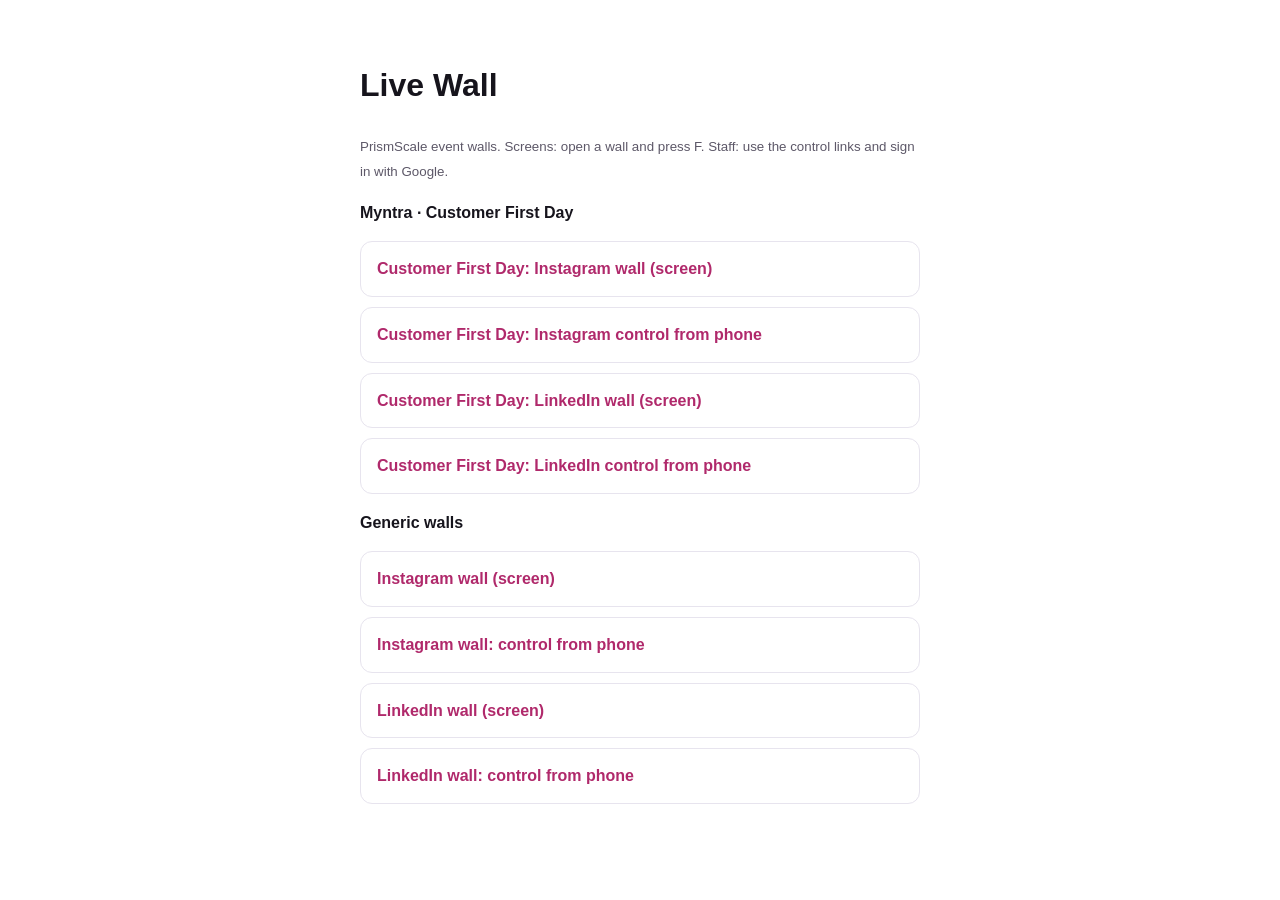
<file: index.html>
<!doctype html><html lang="en"><head><meta charset="utf-8">
<meta name="robots" content="noindex,nofollow,noarchive"><meta name="viewport" content="width=device-width, initial-scale=1">
<title>Live Wall</title><style>body{font:16px/1.6 -apple-system,Segoe UI,Inter,sans-serif;max-width:560px;margin:60px auto;padding:0 20px;color:#16141c}
a{display:block;padding:14px 16px;margin:10px 0;border:1px solid #e7e4ee;border-radius:12px;color:#b0296b;text-decoration:none;font-weight:600}
small{color:#5d5868}</style></head><body><h1>Live Wall</h1>
<p><small>PrismScale event walls. Screens: open a wall and press F. Staff: use the control links and sign in with Google.</small></p>
<p><b>Myntra · Customer First Day</b></p>
<a href="myntra-cfd/instagram/">Customer First Day: Instagram wall (screen)</a>
<a href="myntra-cfd/instagram/?admin=1">Customer First Day: Instagram control from phone</a>
<a href="myntra-cfd/linkedin/">Customer First Day: LinkedIn wall (screen)</a>
<a href="myntra-cfd/linkedin/?admin=1">Customer First Day: LinkedIn control from phone</a>
<p><b>Generic walls</b></p>
<a href="instagram-wall/?wall=default">Instagram wall (screen)</a>
<a href="instagram-wall/?wall=default&admin=1">Instagram wall: control from phone</a>
<a href="linkedin-wall/">LinkedIn wall (screen)</a>
<a href="linkedin-wall/?admin=1">LinkedIn wall: control from phone</a>
</body></html>
</file>
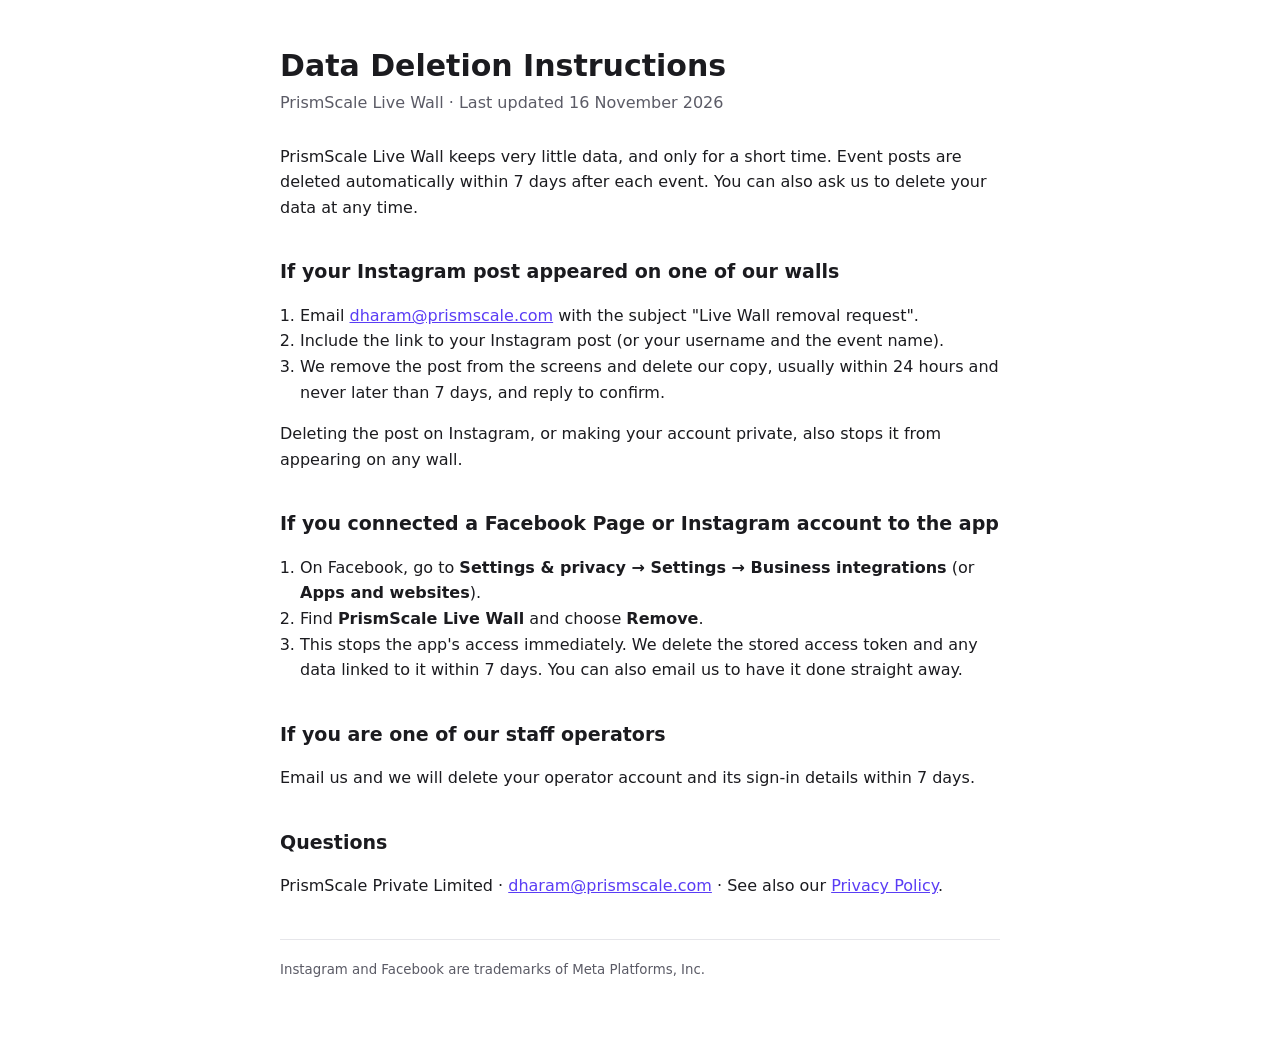
<file: legal/data-deletion.html>
<!doctype html>
<html lang="en"><head><meta charset="utf-8"><meta name="viewport" content="width=device-width,initial-scale=1">
<title>Data Deletion · PrismScale Live Wall</title>
<style>
:root{--ink:#1b1b1f;--soft:#5b5b66;--line:#e6e6ea;--bg:#fff;--accent:#5a3df5}
@media(prefers-color-scheme:dark){:root{--ink:#ececf1;--soft:#a3a3ad;--line:#2c2c33;--bg:#121216;--accent:#9d8cff}}
body{margin:0;background:var(--bg);color:var(--ink);font:16px/1.6 system-ui,-apple-system,"Segoe UI",sans-serif}
main{max-width:720px;margin:0 auto;padding:48px 16px 80px}
h1{font-size:30px;line-height:1.2;margin:0 0 6px}h2{font-size:19px;margin:36px 0 8px}
.meta{color:var(--soft);margin:0 0 28px}a{color:var(--accent)}ol,ul{padding-left:20px}
hr{border:0;border-top:1px solid var(--line);margin:40px 0 16px}small{color:var(--soft)}
</style></head><body><main>
<h1>Data Deletion Instructions</h1>
<p class="meta">PrismScale Live Wall · Last updated 16 November 2026</p>

<p>PrismScale Live Wall keeps very little data, and only for a short time. Event posts are deleted automatically within 7 days after each event. You can also ask us to delete your data at any time.</p>

<h2>If your Instagram post appeared on one of our walls</h2>
<ol>
<li>Email <a href="mailto:dharam@prismscale.com?subject=Live%20Wall%20removal%20request">dharam@prismscale.com</a> with the subject "Live Wall removal request".</li>
<li>Include the link to your Instagram post (or your username and the event name).</li>
<li>We remove the post from the screens and delete our copy, usually within 24 hours and never later than 7 days, and reply to confirm.</li>
</ol>
<p>Deleting the post on Instagram, or making your account private, also stops it from appearing on any wall.</p>

<h2>If you connected a Facebook Page or Instagram account to the app</h2>
<ol>
<li>On Facebook, go to <b>Settings &amp; privacy → Settings → Business integrations</b> (or <b>Apps and websites</b>).</li>
<li>Find <b>PrismScale Live Wall</b> and choose <b>Remove</b>.</li>
<li>This stops the app's access immediately. We delete the stored access token and any data linked to it within 7 days. You can also email us to have it done straight away.</li>
</ol>

<h2>If you are one of our staff operators</h2>
<p>Email us and we will delete your operator account and its sign-in details within 7 days.</p>

<h2>Questions</h2>
<p>PrismScale Private Limited · <a href="mailto:dharam@prismscale.com">dharam@prismscale.com</a> · See also our <a href="privacy.html">Privacy Policy</a>.</p>

<hr><small>Instagram and Facebook are trademarks of Meta Platforms, Inc.</small>
</main></body></html>
</file>
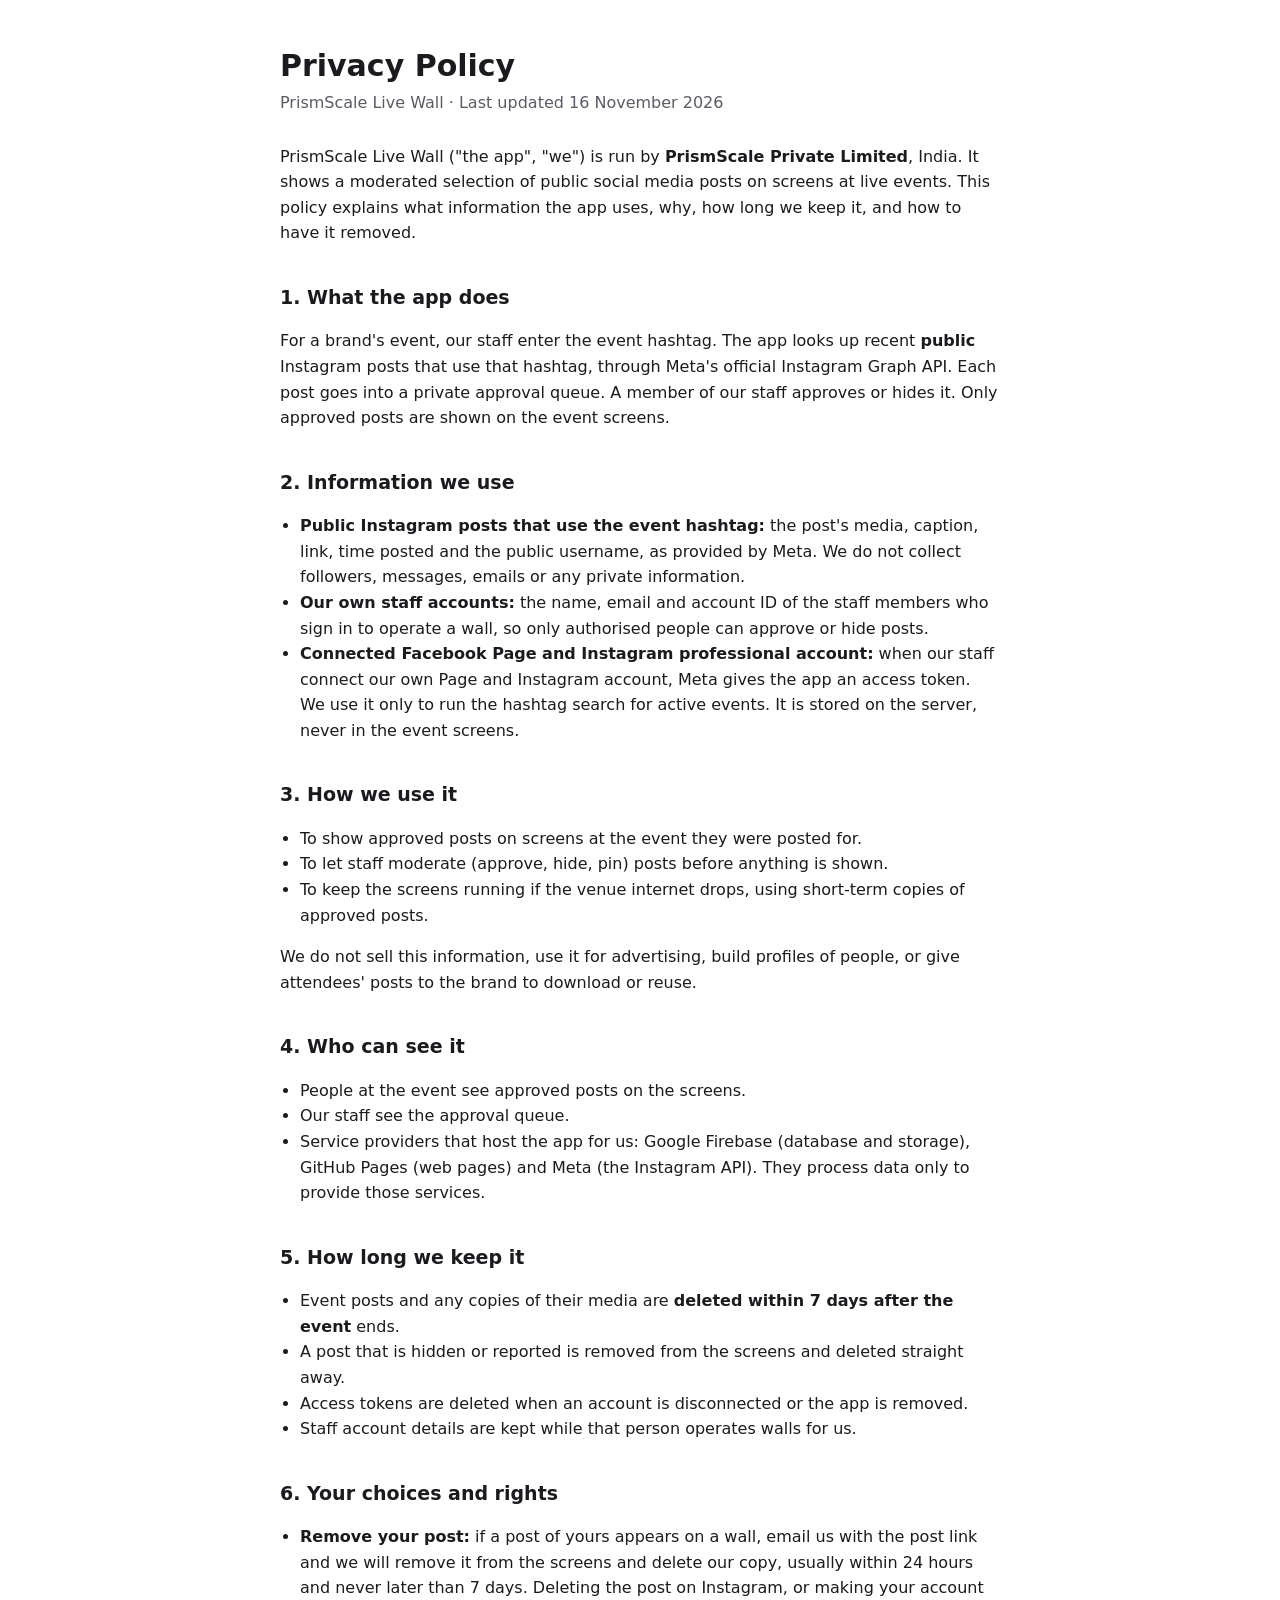
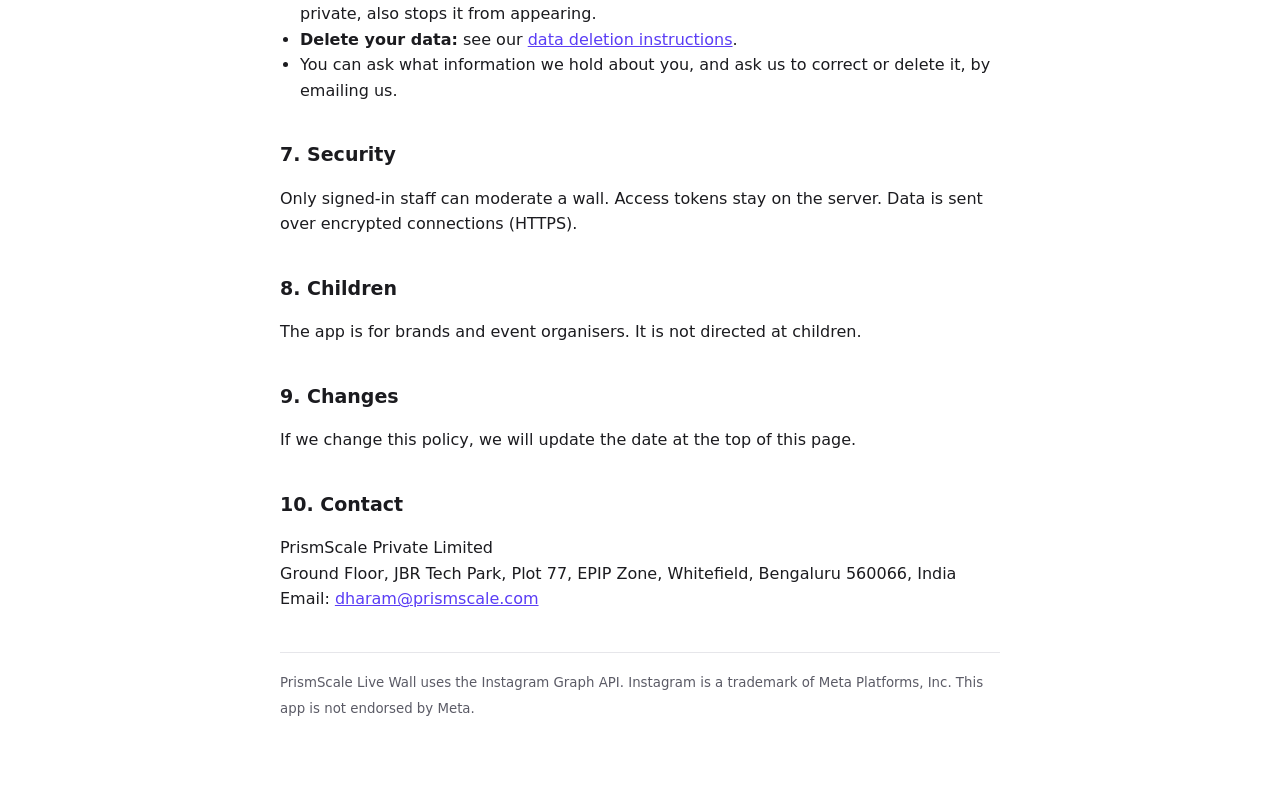
<file: legal/privacy.html>
<!doctype html>
<html lang="en"><head><meta charset="utf-8"><meta name="viewport" content="width=device-width,initial-scale=1">
<title>Privacy Policy · PrismScale Live Wall</title>
<style>
:root{--ink:#1b1b1f;--soft:#5b5b66;--line:#e6e6ea;--bg:#fff;--accent:#5a3df5}
@media(prefers-color-scheme:dark){:root{--ink:#ececf1;--soft:#a3a3ad;--line:#2c2c33;--bg:#121216;--accent:#9d8cff}}
body{margin:0;background:var(--bg);color:var(--ink);font:16px/1.6 system-ui,-apple-system,"Segoe UI",sans-serif}
main{max-width:720px;margin:0 auto;padding:48px 16px 80px}
h1{font-size:30px;line-height:1.2;margin:0 0 6px}h2{font-size:19px;margin:36px 0 8px}
p,li{color:var(--ink)}.meta{color:var(--soft);margin:0 0 28px}a{color:var(--accent)}
ul{padding-left:20px}hr{border:0;border-top:1px solid var(--line);margin:40px 0 16px}small{color:var(--soft)}
</style></head><body><main>
<h1>Privacy Policy</h1>
<p class="meta">PrismScale Live Wall · Last updated 16 November 2026</p>

<p>PrismScale Live Wall ("the app", "we") is run by <b>PrismScale Private Limited</b>, India. It shows a moderated selection of public social media posts on screens at live events. This policy explains what information the app uses, why, how long we keep it, and how to have it removed.</p>

<h2>1. What the app does</h2>
<p>For a brand's event, our staff enter the event hashtag. The app looks up recent <b>public</b> Instagram posts that use that hashtag, through Meta's official Instagram Graph API. Each post goes into a private approval queue. A member of our staff approves or hides it. Only approved posts are shown on the event screens.</p>

<h2>2. Information we use</h2>
<ul>
<li><b>Public Instagram posts that use the event hashtag:</b> the post's media, caption, link, time posted and the public username, as provided by Meta. We do not collect followers, messages, emails or any private information.</li>
<li><b>Our own staff accounts:</b> the name, email and account ID of the staff members who sign in to operate a wall, so only authorised people can approve or hide posts.</li>
<li><b>Connected Facebook Page and Instagram professional account:</b> when our staff connect our own Page and Instagram account, Meta gives the app an access token. We use it only to run the hashtag search for active events. It is stored on the server, never in the event screens.</li>
</ul>

<h2>3. How we use it</h2>
<ul>
<li>To show approved posts on screens at the event they were posted for.</li>
<li>To let staff moderate (approve, hide, pin) posts before anything is shown.</li>
<li>To keep the screens running if the venue internet drops, using short-term copies of approved posts.</li>
</ul>
<p>We do not sell this information, use it for advertising, build profiles of people, or give attendees' posts to the brand to download or reuse.</p>

<h2>4. Who can see it</h2>
<ul>
<li>People at the event see approved posts on the screens.</li>
<li>Our staff see the approval queue.</li>
<li>Service providers that host the app for us: Google Firebase (database and storage), GitHub Pages (web pages) and Meta (the Instagram API). They process data only to provide those services.</li>
</ul>

<h2>5. How long we keep it</h2>
<ul>
<li>Event posts and any copies of their media are <b>deleted within 7 days after the event</b> ends.</li>
<li>A post that is hidden or reported is removed from the screens and deleted straight away.</li>
<li>Access tokens are deleted when an account is disconnected or the app is removed.</li>
<li>Staff account details are kept while that person operates walls for us.</li>
</ul>

<h2>6. Your choices and rights</h2>
<ul>
<li><b>Remove your post:</b> if a post of yours appears on a wall, email us with the post link and we will remove it from the screens and delete our copy, usually within 24 hours and never later than 7 days. Deleting the post on Instagram, or making your account private, also stops it from appearing.</li>
<li><b>Delete your data:</b> see our <a href="data-deletion.html">data deletion instructions</a>.</li>
<li>You can ask what information we hold about you, and ask us to correct or delete it, by emailing us.</li>
</ul>

<h2>7. Security</h2>
<p>Only signed-in staff can moderate a wall. Access tokens stay on the server. Data is sent over encrypted connections (HTTPS).</p>

<h2>8. Children</h2>
<p>The app is for brands and event organisers. It is not directed at children.</p>

<h2>9. Changes</h2>
<p>If we change this policy, we will update the date at the top of this page.</p>

<h2>10. Contact</h2>
<p>PrismScale Private Limited<br>Ground Floor, JBR Tech Park, Plot 77, EPIP Zone, Whitefield, Bengaluru 560066, India<br>Email: <a href="mailto:dharam@prismscale.com">dharam@prismscale.com</a></p>

<hr><small>PrismScale Live Wall uses the Instagram Graph API. Instagram is a trademark of Meta Platforms, Inc. This app is not endorsed by Meta.</small>
</main></body></html>
</file>
